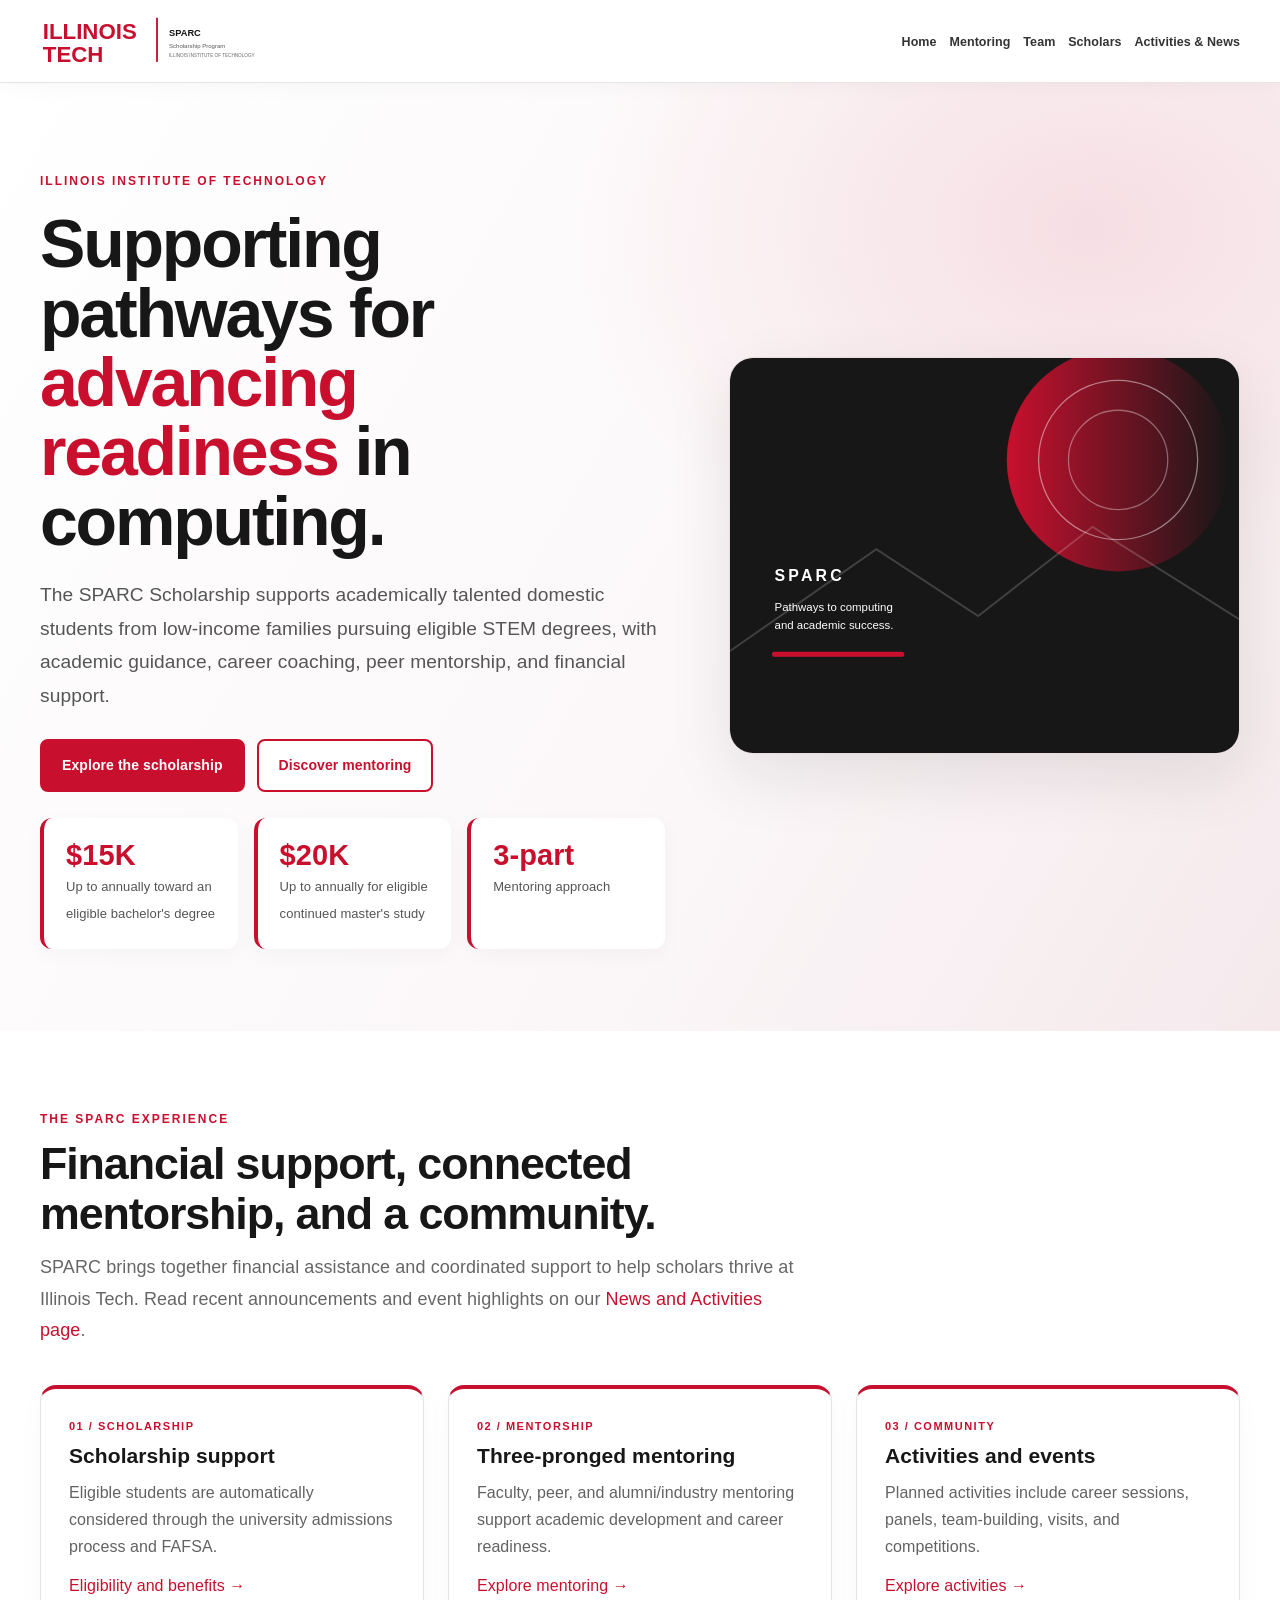
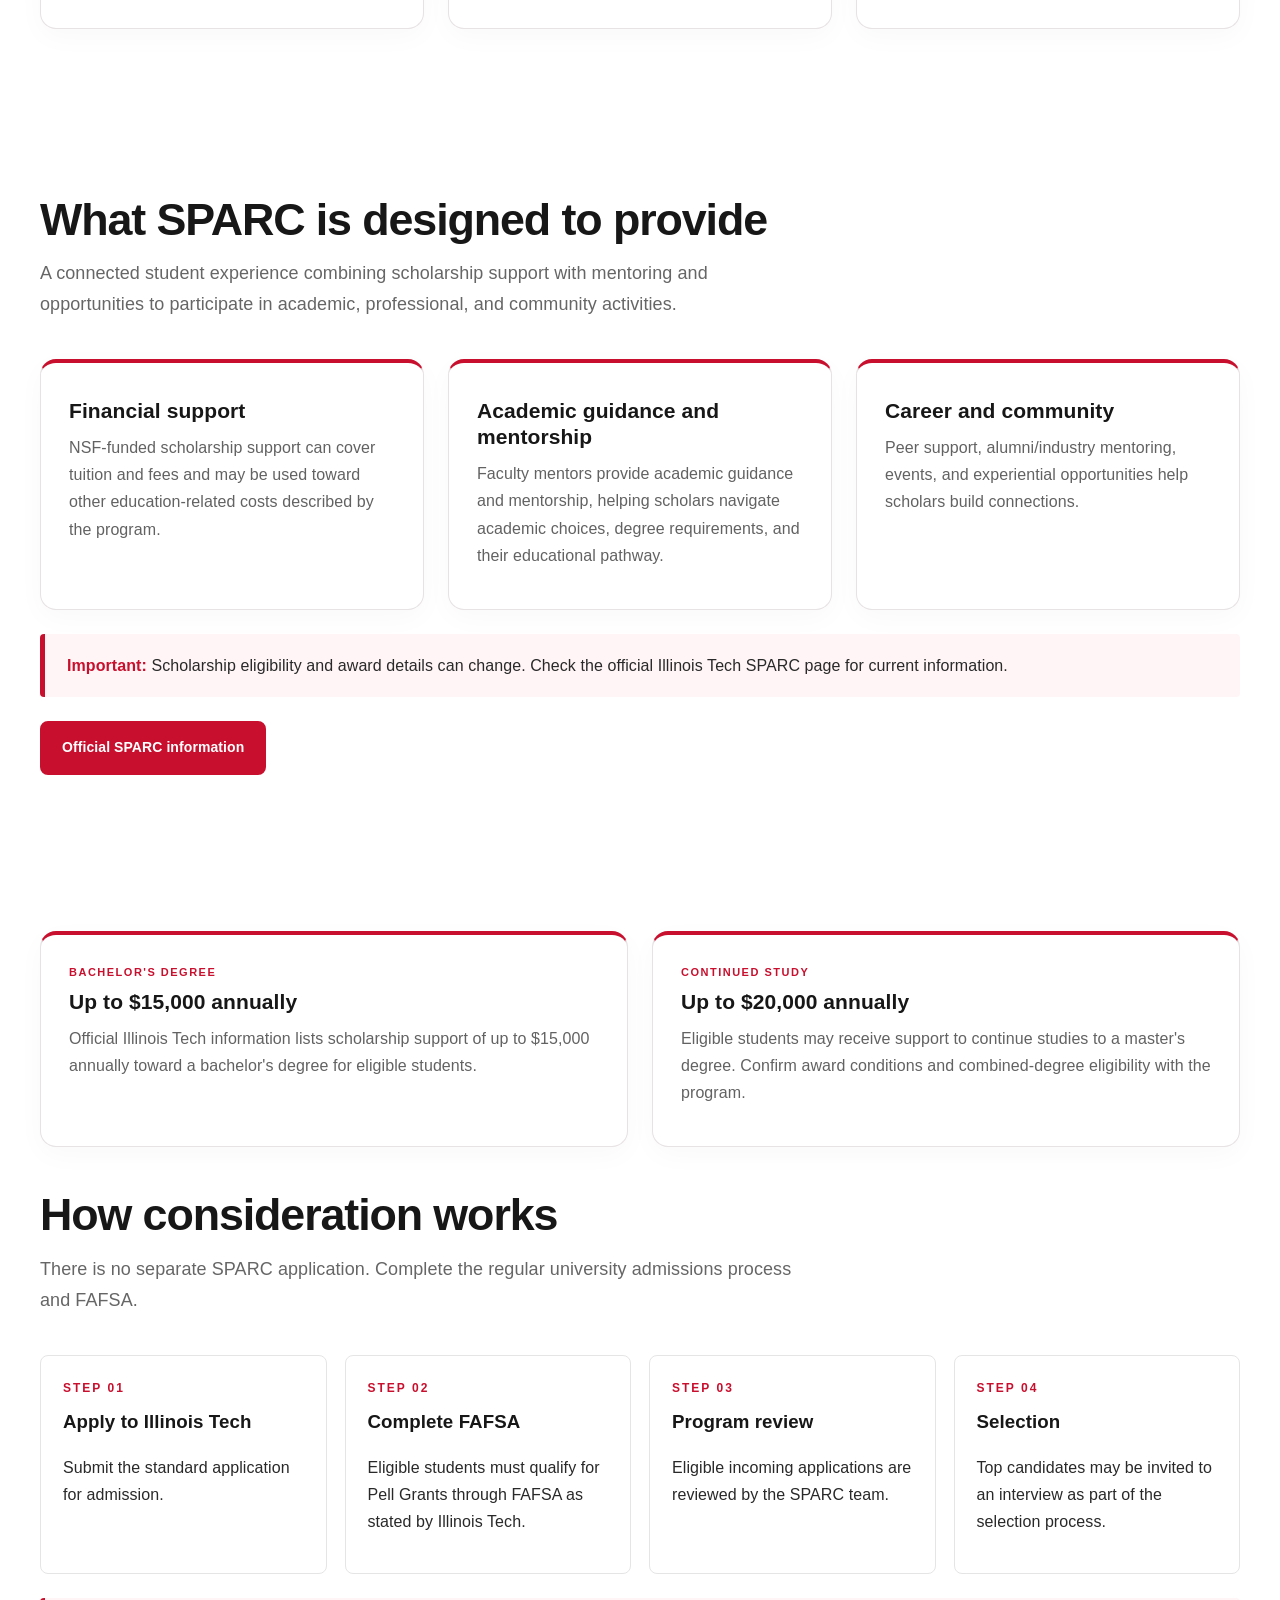
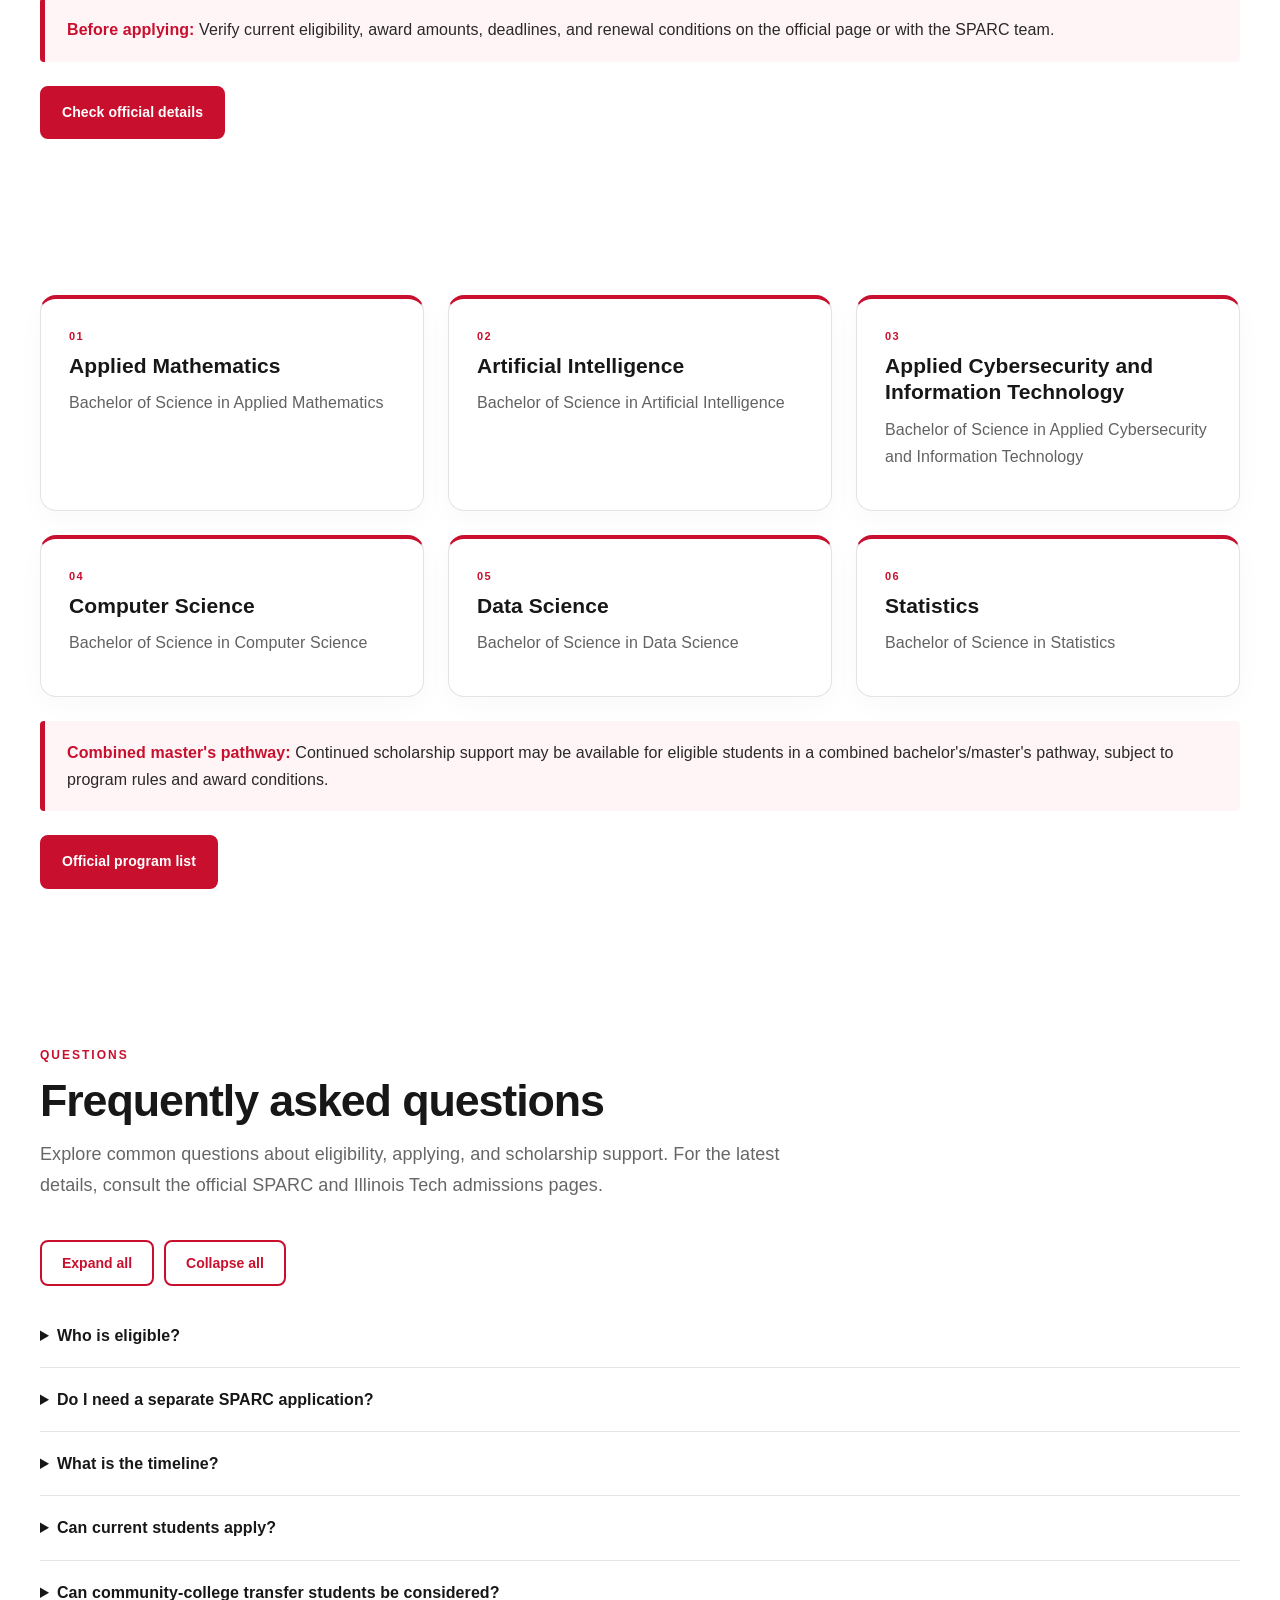
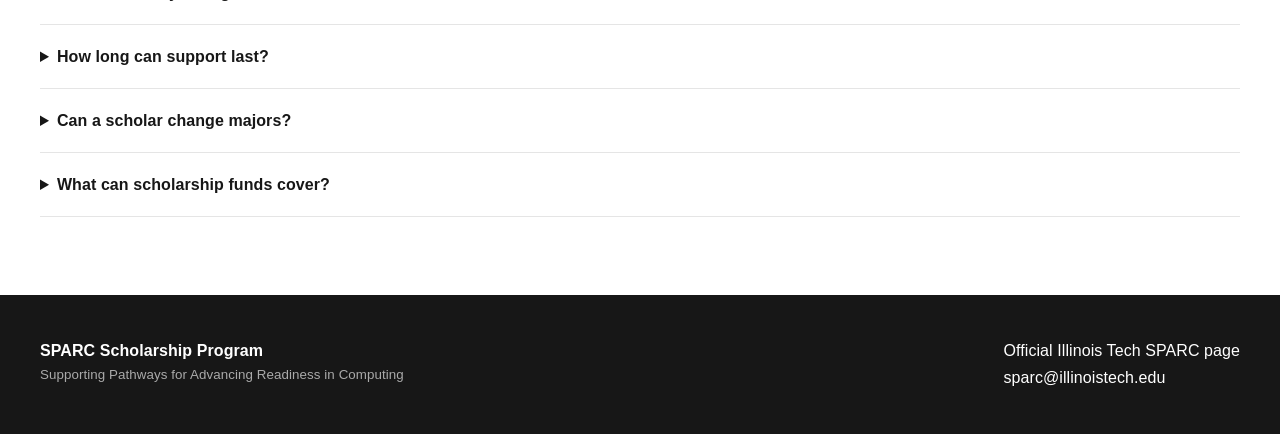
<file: index.html>
<!DOCTYPE html>

<html lang="en"><head><meta charset="utf-8"/><meta content="width=device-width, initial-scale=1" name="viewport"/><meta content="SPARC Scholarship Program at Illinois Institute of Technology" name="description"/><title>Home | SPARC Scholarship</title><link href="assets/style.css" rel="stylesheet"/></head><body><header class="site-header"><div class="container nav"><a class="brand" href="index.html"><img alt="Illinois Tech · SPARC Scholarship Program" src="images/illinois-tech-lockup.svg"/></a><button aria-expanded="false" aria-label="Toggle navigation" class="menu-toggle">☰</button><ul class="nav-links"><li><a aria-current="page" href="index.html">Home</a></li><li><a href="mentoring.html">Mentoring</a></li><li><a href="team.html">Team</a></li><li><a href="scholars.html">Scholars</a></li><li><a href="activities-news.html">Activities &amp; News</a></li></ul></div></header><main><section class="hero"><div class="container hero-grid"><div><div class="eyebrow">Illinois Institute of Technology</div><h1>Supporting pathways for <span>advancing readiness</span> in computing.</h1><p>The SPARC Scholarship supports academically talented domestic students from low-income families pursuing eligible STEM degrees, with academic guidance, career coaching, peer mentorship, and financial support.</p><div class="actions"><a class="btn btn-primary" href="#scholarship">Explore the scholarship</a><a class="btn btn-outline" href="mentoring.html">Discover mentoring</a></div><div class="stat-row"><div class="stat"><strong>$15K</strong><span>Up to annually toward an eligible bachelor's degree</span></div><div class="stat"><strong>$20K</strong><span>Up to annually for eligible continued master's study</span></div><div class="stat"><strong>3-part</strong><span>Mentoring approach</span></div></div></div><div><img alt="Abstract SPARC computing and learning illustration" class="hero-art" src="images/hero-abstract.svg"/></div></div></section><section><div class="container"><div class="section-heading"><div class="kicker">The SPARC experience</div><h2>Financial support, connected mentorship, and a community.</h2><p class="section-intro">SPARC brings together financial assistance and coordinated support to help scholars thrive at Illinois Tech. Read recent announcements and event highlights on our <a href="activities-news.html#news">News and Activities page</a>.</p></div><div class="grid"><article class="card"><div class="tag">01 / Scholarship</div><h3>Scholarship support</h3><p>Eligible students are automatically considered through the university admissions process and FAFSA.</p><a href="#scholarship">Eligibility and benefits →</a></article><article class="card"><div class="tag">02 / Mentorship</div><h3>Three-pronged mentoring</h3><p>Faculty, peer, and alumni/industry mentoring support academic development and career readiness.</p><a href="mentoring.html">Explore mentoring →</a></article><article class="card"><div class="tag">03 / Community</div><h3>Activities and events</h3><p>Planned activities include career sessions, panels, team-building, visits, and competitions.</p><a href="activities-news.html#activities">Explore activities →</a></article></div></div></section><section id="about-overview"><div class="container"><div class="section-heading"><h2>What SPARC is designed to provide</h2><p class="section-intro">A connected student experience combining scholarship support with mentoring and opportunities to participate in academic, professional, and community activities.</p></div><div class="grid"><article class="card"><h3>Financial support</h3><p>NSF-funded scholarship support can cover tuition and fees and may be used toward other education-related costs described by the program.</p></article><article class="card"><h3>Academic guidance and mentorship</h3><p>Faculty mentors provide academic guidance and mentorship, helping scholars navigate academic choices, degree requirements, and their educational pathway.</p></article><article class="card"><h3>Career and community</h3><p>Peer support, alumni/industry mentoring, events, and experiential opportunities help scholars build connections.</p></article></div><div class="callout"><strong>Important:</strong> Scholarship eligibility and award details can change. Check the official Illinois Tech SPARC page for current information.</div><a class="btn btn-primary" href="https://www.iit.edu/admissions-aid/tuition-and-aid/scholarships/first-year-student-scholarships/sparc-scholarship">Official SPARC information</a> </div></section><section id="scholarship"><div class="container"><div class="grid two"><article class="card"><div class="tag">Bachelor's degree</div><h3>Up to $15,000 annually</h3><p>Official Illinois Tech information lists scholarship support of up to $15,000 annually toward a bachelor's degree for eligible students.</p></article><article class="card"><div class="tag">Continued study</div><h3>Up to $20,000 annually</h3><p>Eligible students may receive support to continue studies to a master's degree. Confirm award conditions and combined-degree eligibility with the program.</p></article></div><div class="section-heading" style="margin-top:42px"><h2>How consideration works</h2><p class="section-intro">There is no separate SPARC application. Complete the regular university admissions process and FAFSA.</p></div><div class="timeline"><article class="step"><div class="num">STEP 01</div><h3>Apply to Illinois Tech</h3><p>Submit the standard application for admission.</p></article><article class="step"><div class="num">STEP 02</div><h3>Complete FAFSA</h3><p>Eligible students must qualify for Pell Grants through FAFSA as stated by Illinois Tech.</p></article><article class="step"><div class="num">STEP 03</div><h3>Program review</h3><p>Eligible incoming applications are reviewed by the SPARC team.</p></article><article class="step"><div class="num">STEP 04</div><h3>Selection</h3><p>Top candidates may be invited to an interview as part of the selection process.</p></article></div><div class="callout"><strong>Before applying:</strong> Verify current eligibility, award amounts, deadlines, and renewal conditions on the official page or with the SPARC team.</div><a class="btn btn-primary" href="https://www.iit.edu/admissions-aid/tuition-and-aid/scholarships/first-year-student-scholarships/sparc-scholarship">Check official details</a></div></section><section id="programs"><div class="container"><div class="grid"><article class="card"><div class="tag">01</div><h3>Applied Mathematics</h3><p>Bachelor of Science in Applied Mathematics</p></article><article class="card"><div class="tag">02</div><h3>Artificial Intelligence</h3><p>Bachelor of Science in Artificial Intelligence</p></article><article class="card"><div class="tag">03</div><h3>Applied Cybersecurity and Information Technology</h3><p>Bachelor of Science in Applied Cybersecurity and Information Technology</p></article><article class="card"><div class="tag">04</div><h3>Computer Science</h3><p>Bachelor of Science in Computer Science</p></article><article class="card"><div class="tag">05</div><h3>Data Science</h3><p>Bachelor of Science in Data Science</p></article><article class="card"><div class="tag">06</div><h3>Statistics</h3><p>Bachelor of Science in Statistics</p></article></div><div class="callout"><strong>Combined master's pathway:</strong> Continued scholarship support may be available for eligible students in a combined bachelor's/master's pathway, subject to program rules and award conditions.</div><a class="btn btn-primary" href="https://www.iit.edu/admissions-aid/tuition-and-aid/scholarships/first-year-student-scholarships/sparc-scholarship">Official program list</a></div></section><section id="faq"><div class="container">
<div class="section-heading"><div class="kicker">Questions</div><h2>Frequently asked questions</h2><p class="section-intro">Explore common questions about eligibility, applying, and scholarship support. For the latest details, consult the official SPARC and Illinois Tech admissions pages.</p></div>
<div class="faq-controls"><button class="btn btn-outline" id="expand-all-faq" type="button">Expand all</button> <button class="btn btn-outline" id="collapse-all-faq" type="button">Collapse all</button></div>
<div class="faq">
<details><summary>Who is eligible?</summary><p>Academically talented high school graduates and community-college transfer students from low-income families who qualify for Pell Grants through FAFSA and enter a listed SPARC program will be considered. See more details at the <a href="#scholarship">Scholarship</a> section and the <a href="https://www.iit.edu/admissions-aid/tuition-and-aid/scholarships/first-year-student-scholarships/sparc-scholarship" rel="noopener" target="_blank">official SPARC page</a>.</p></details>
<details><summary>Do I need a separate SPARC application?</summary><p>No separate SPARC application is required. Students should complete the regular <a href="https://www.iit.edu/admissions-aid/undergraduate-admission" rel="noopener" target="_blank">Illinois Tech undergraduate admission process</a> and submit the <a href="https://studentaid.gov/h/apply-for-aid/fafsa" rel="noopener" target="_blank">FAFSA</a>.</p></details>
<details><summary>What is the timeline?</summary><p>Consideration follows the regular university admissions timeline for high school and transfer applicants. Check the <a href="https://www.iit.edu/admissions-aid/undergraduate-admission" rel="noopener" target="_blank">Illinois Tech admissions website</a> for current application deadlines.</p></details>
<details><summary>Can current students apply?</summary><p>SPARC scholarship consideration is intended for incoming students. Current scholars should contact the SPARC team about renewal requirements and continued eligibility. See the <a href="#scholarship">Scholarship</a> section for an overview.</p></details>
<details><summary>Can community-college transfer students be considered?</summary><p>Yes. Academically talented community-college transfer students who meet the eligibility criteria and enter a listed SPARC program will be considered. See the <a href="https://www.iit.edu/admissions-aid/tuition-and-aid/scholarships/first-year-student-scholarships/sparc-scholarship" rel="noopener" target="_blank">official SPARC page</a> and <a href="https://www.iit.edu/admissions-aid/undergraduate-admission/transfer-students" rel="noopener" target="_blank">Illinois Tech transfer admission information</a>.</p></details>
<details><summary>How long can support last?</summary><p>Scholarship duration and renewal depend on the student's approved pathway and program requirements. Contact the SPARC team for confirmation of current terms before relying on a specific duration.</p></details>
<details><summary>Can a scholar change majors?</summary><p>Any change of major should be discussed with the SPARC team to confirm that the new program remains eligible. See the <a href="#programs">eligible programs</a> section for the current undergraduate program list.</p></details>
<details><summary>What can scholarship funds cover?</summary><p>Scholarship support covers tuition and fees and may also help defray room and board, textbooks, transportation, and laptops. See the <a href="#scholarship">Scholarship</a> section and the <a href="https://www.iit.edu/admissions-aid/tuition-and-aid/scholarships/first-year-student-scholarships/sparc-scholarship" rel="noopener" target="_blank">official SPARC page</a>.</p></details>
</div></div></section></main><footer class="footer"><div class="container footer-inner"><div><strong>SPARC Scholarship Program</strong><small>Supporting Pathways for Advancing Readiness in Computing</small></div><div><a href="https://www.iit.edu/admissions-aid/tuition-and-aid/scholarships/first-year-student-scholarships/sparc-scholarship">Official Illinois Tech SPARC page</a><br/><a href="mailto:sparc@illinoistech.edu">sparc@illinoistech.edu</a></div></div></footer><script src="assets/script.js"></script></body></html>
</file>
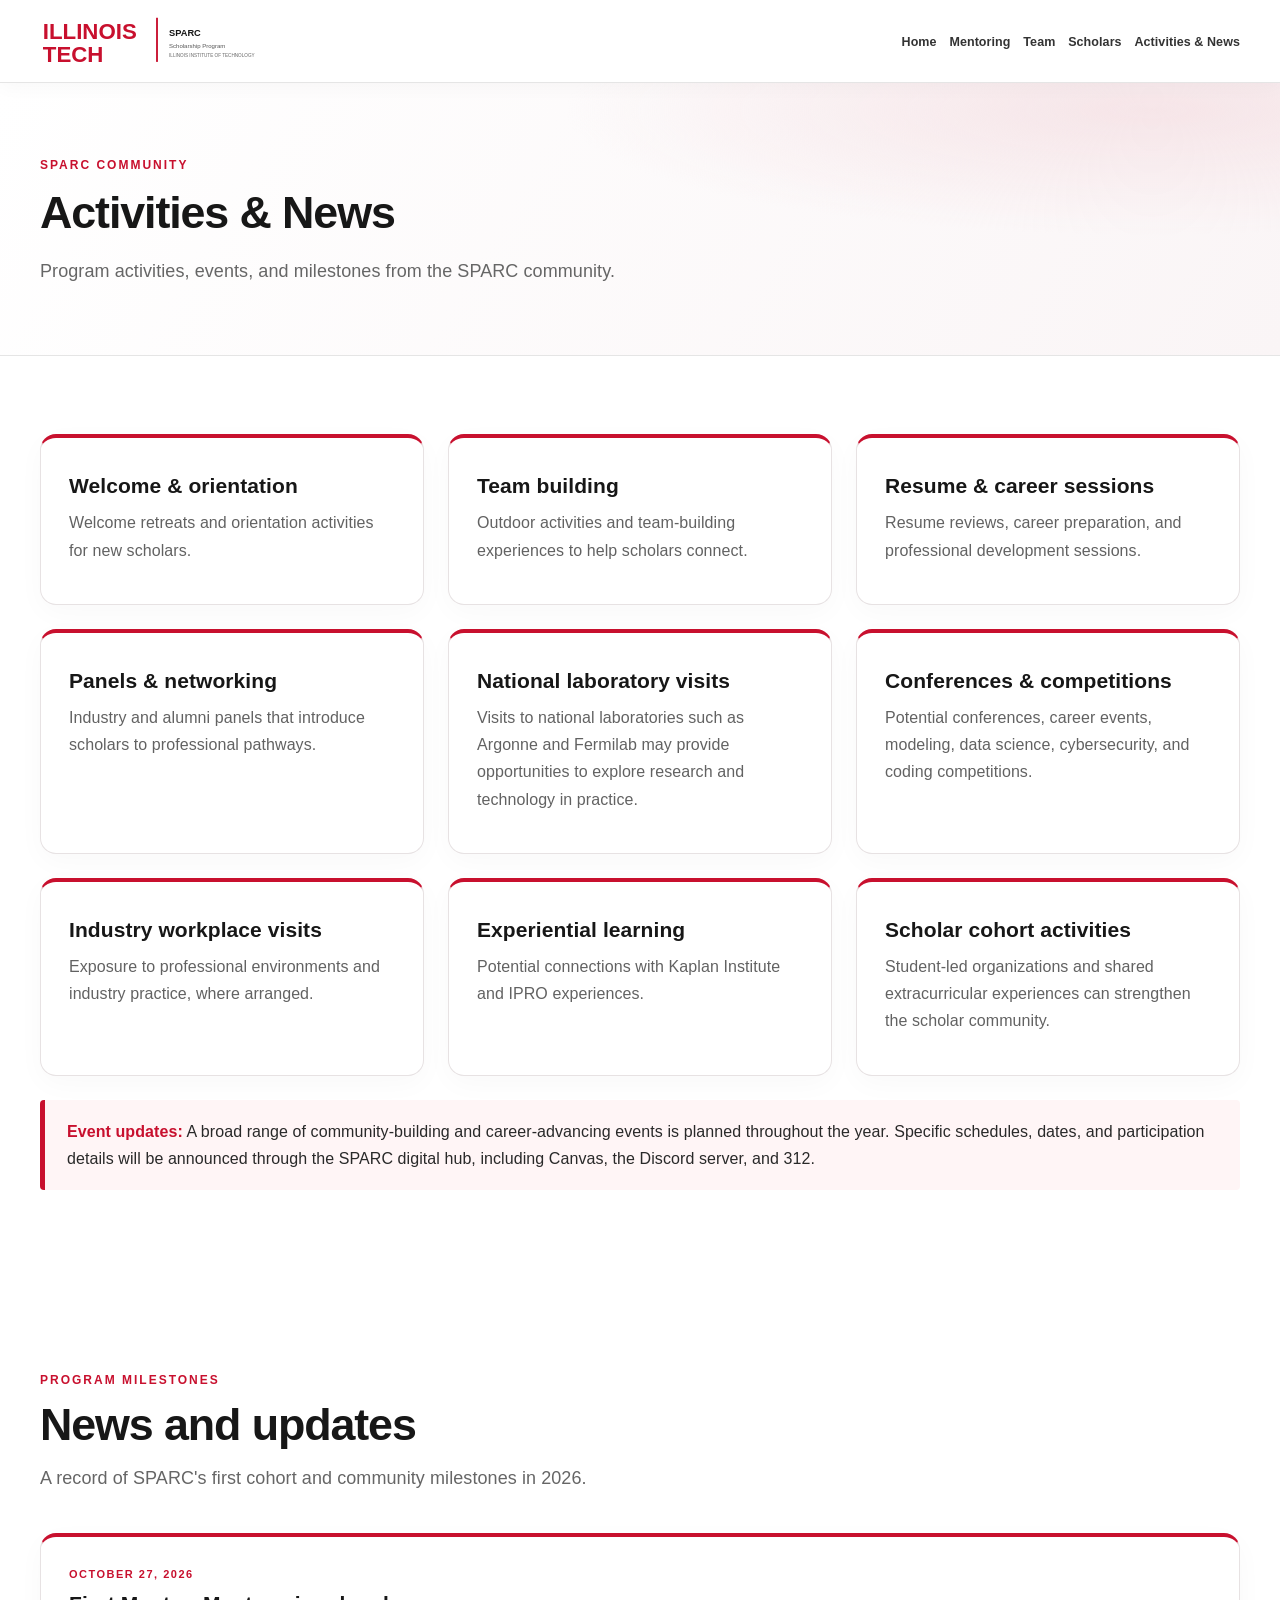
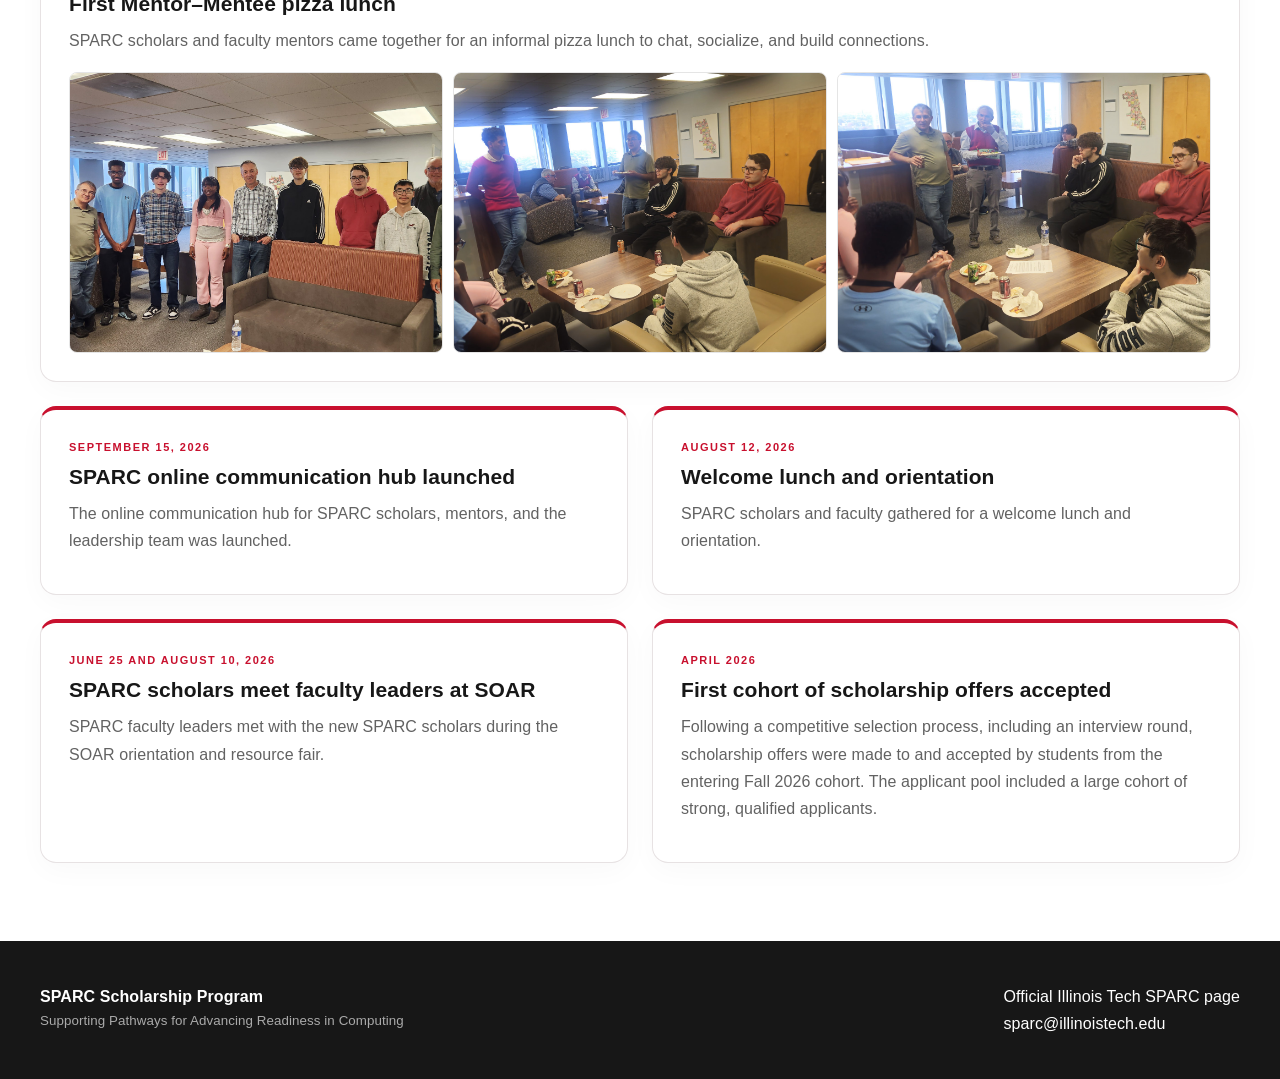
<file: activities-news.html>
<!DOCTYPE html>

<html lang="en"><head><meta charset="utf-8"/><meta content="width=device-width, initial-scale=1" name="viewport"/><meta content="SPARC Scholarship Program at Illinois Institute of Technology" name="description"/><title>Activities &amp; News | SPARC Scholarship</title><link href="assets/style.css" rel="stylesheet"/></head><body><header class="site-header"><div class="container nav"><a class="brand" href="index.html"><img alt="Illinois Tech · SPARC Scholarship Program" src="images/illinois-tech-lockup.svg"/></a><button aria-expanded="false" aria-label="Toggle navigation" class="menu-toggle">☰</button><ul class="nav-links"><li><a href="index.html">Home</a></li><li><a href="mentoring.html">Mentoring</a></li><li><a href="team.html">Team</a></li><li><a href="scholars.html">Scholars</a></li><li><a aria-current="page" href="activities-news.html">Activities &amp; News</a></li></ul></div></header><main><section class="page-hero"><div class="container"><div class="kicker">SPARC COMMUNITY</div><h1>Activities &amp; News</h1><p>Program activities, events, and milestones from the SPARC community.</p></div></section><section id="activities"><div class="container"><div class="grid"><article class="card"><h3>Welcome &amp; orientation</h3><p>Welcome retreats and orientation activities for new scholars.</p></article><article class="card"><h3>Team building</h3><p>Outdoor activities and team-building experiences to help scholars connect.</p></article><article class="card"><h3>Resume &amp; career sessions</h3><p>Resume reviews, career preparation, and professional development sessions.</p></article><article class="card"><h3>Panels &amp; networking</h3><p>Industry and alumni panels that introduce scholars to professional pathways.</p></article><article class="card"><h3>National laboratory visits</h3><p>Visits to national laboratories such as Argonne and Fermilab may provide opportunities to explore research and technology in practice.</p></article><article class="card"><h3>Conferences &amp; competitions</h3><p>Potential conferences, career events, modeling, data science, cybersecurity, and coding competitions.</p></article><article class="card"><h3>Industry workplace visits</h3><p>Exposure to professional environments and industry practice, where arranged.</p></article><article class="card"><h3>Experiential learning</h3><p>Potential connections with Kaplan Institute and IPRO experiences.</p></article><article class="card"><h3>Scholar cohort activities</h3><p>Student-led organizations and shared extracurricular experiences can strengthen the scholar community.</p></article></div><div class="callout"><strong>Event updates:</strong> A broad range of community-building and career-advancing events is planned throughout the year. Specific schedules, dates, and participation details will be announced through the SPARC digital hub, including Canvas, the Discord server, and 312.</div></div></section>
<section id="news"><div class="container"><div class="section-heading"><div class="kicker">Program milestones</div><h2>News and updates</h2><p class="section-intro">A record of SPARC's first cohort and community milestones in 2026.</p></div><div class="grid two"><article class="card news-card"><div class="tag">October 27, 2026</div><h3>First Mentor–Mentee pizza lunch</h3><p>SPARC scholars and faculty mentors came together for an informal pizza lunch to chat, socialize, and build connections.</p><div class="event-photo-grid"><figure class="event-photo-placeholder"><img alt="Mentor–Mentee pizza lunch photograph 1" src="images/events/mentor-mentee-lunch-1.jpg"/></figure><figure class="event-photo-placeholder"><img alt="Mentor–Mentee pizza lunch photograph 2" src="images/events/mentor-mentee-lunch-2.png"/></figure><figure class="event-photo-placeholder"><img alt="Mentor–Mentee pizza lunch photograph 3" src="images/events/mentor-mentee-lunch-3.png"/></figure></div></article><article class="card news-card"><div class="tag">September 15, 2026</div><h3>SPARC online communication hub launched</h3><p>The online communication hub for SPARC scholars, mentors, and the leadership team was launched.</p></article><article class="card news-card"><div class="tag">August 12, 2026</div><h3>Welcome lunch and orientation</h3><p>SPARC scholars and faculty gathered for a welcome lunch and orientation.</p></article><article class="card news-card"><div class="tag">June 25 and August 10, 2026</div><h3>SPARC scholars meet faculty leaders at SOAR</h3><p>SPARC faculty leaders met with the new SPARC scholars during the SOAR orientation and resource fair.</p></article><article class="card news-card"><div class="tag">April 2026</div><h3>First cohort of scholarship offers accepted</h3><p>Following a competitive selection process, including an interview round, scholarship offers were made to and accepted by students from the entering Fall 2026 cohort. The applicant pool included a large cohort of strong, qualified applicants.</p></article></div></div></section></main><footer class="footer"><div class="container footer-inner"><div><strong>SPARC Scholarship Program</strong><small>Supporting Pathways for Advancing Readiness in Computing</small></div><div><a href="https://www.iit.edu/admissions-aid/tuition-and-aid/scholarships/first-year-student-scholarships/sparc-scholarship">Official Illinois Tech SPARC page</a><br/><a href="mailto:sparc@illinoistech.edu">sparc@illinoistech.edu</a></div></div></footer><script src="assets/script.js"></script></body></html>
</file>
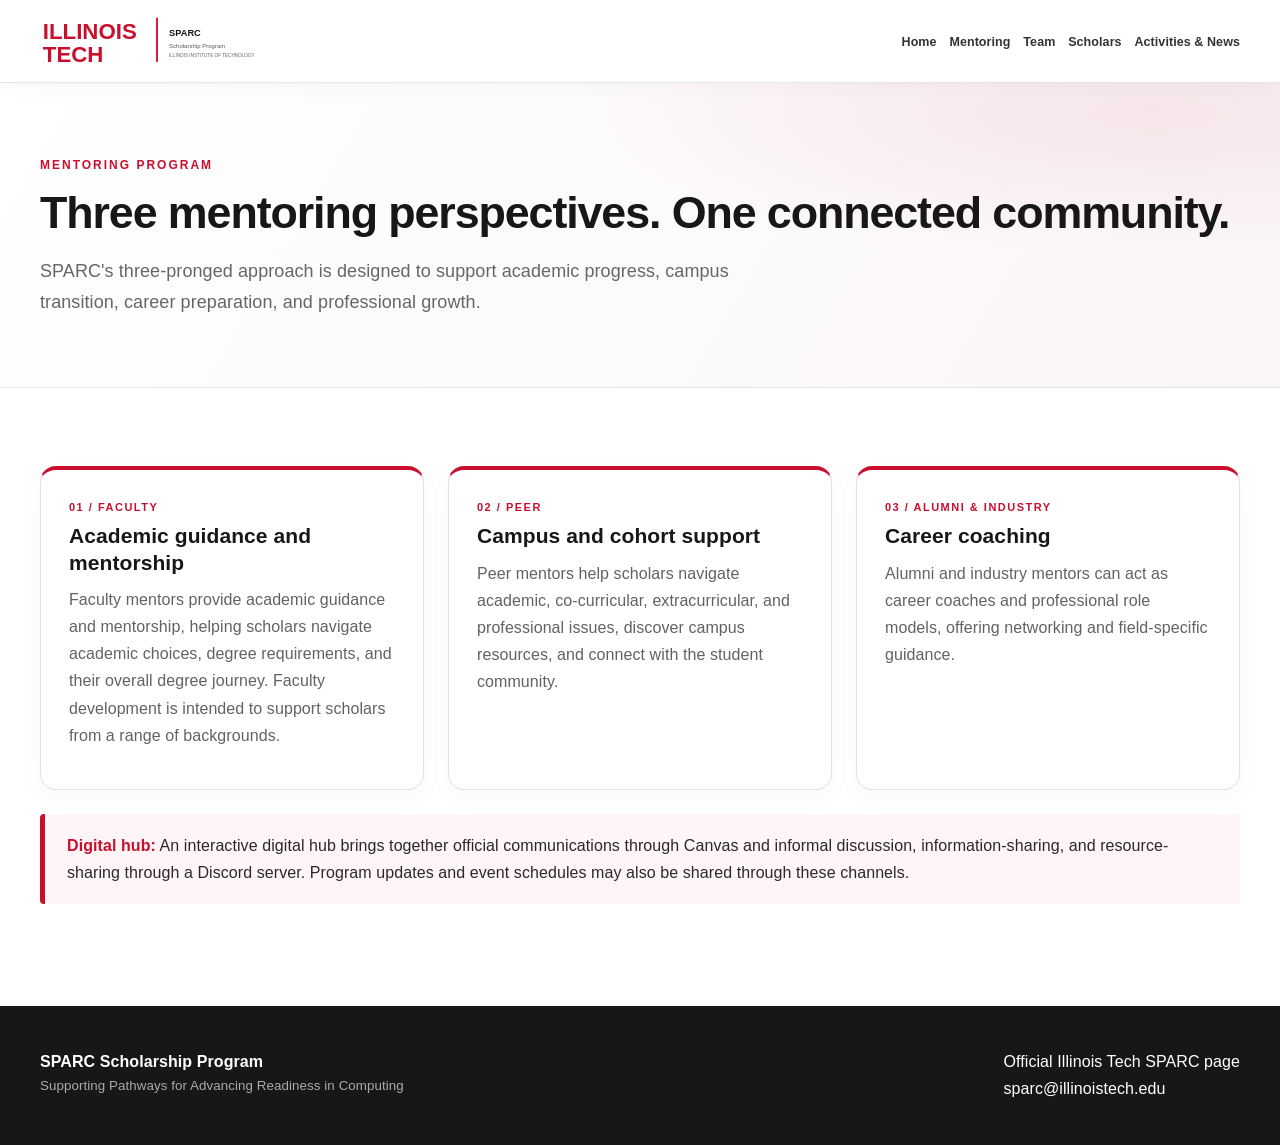
<file: mentoring.html>
<!DOCTYPE html>

<html lang="en"><head><meta charset="utf-8"/><meta content="width=device-width, initial-scale=1" name="viewport"/><meta content="SPARC Scholarship Program at Illinois Institute of Technology" name="description"/><title>Mentoring | SPARC Scholarship</title><link href="assets/style.css" rel="stylesheet"/></head><body><header class="site-header"><div class="container nav"><a class="brand" href="index.html"><img alt="Illinois Tech · SPARC Scholarship Program" src="images/illinois-tech-lockup.svg"/></a><button aria-expanded="false" aria-label="Toggle navigation" class="menu-toggle">☰</button><ul class="nav-links"><li><a href="index.html">Home</a></li><li><a aria-current="page" href="mentoring.html">Mentoring</a></li><li><a href="team.html">Team</a></li><li><a href="scholars.html">Scholars</a></li><li><a href="activities-news.html">Activities &amp; News</a></li></ul></div></header><main><section class="page-hero"><div class="container"><div class="kicker">Mentoring program</div><h1>Three mentoring perspectives. One connected community.</h1><p>SPARC's three-pronged approach is designed to support academic progress, campus transition, career preparation, and professional growth.</p></div></section><section><div class="container"><div class="grid"><article class="card"><div class="tag">01 / Faculty</div><h3>Academic guidance and mentorship</h3><p>Faculty mentors provide academic guidance and mentorship, helping scholars navigate academic choices, degree requirements, and their overall degree journey. Faculty development is intended to support scholars from a range of backgrounds.</p></article><article class="card"><div class="tag">02 / Peer</div><h3>Campus and cohort support</h3><p>Peer mentors help scholars navigate academic, co-curricular, extracurricular, and professional issues, discover campus resources, and connect with the student community.</p></article><article class="card"><div class="tag">03 / Alumni &amp; industry</div><h3>Career coaching</h3><p>Alumni and industry mentors can act as career coaches and professional role models, offering networking and field-specific guidance.</p></article></div><div class="callout"><strong>Digital hub:</strong> An interactive digital hub brings together official communications through Canvas and informal discussion, information-sharing, and resource-sharing through a Discord server. Program updates and event schedules may also be shared through these channels.</div></div></section></main><footer class="footer"><div class="container footer-inner"><div><strong>SPARC Scholarship Program</strong><small>Supporting Pathways for Advancing Readiness in Computing</small></div><div><a href="https://www.iit.edu/admissions-aid/tuition-and-aid/scholarships/first-year-student-scholarships/sparc-scholarship">Official Illinois Tech SPARC page</a><br/><a href="mailto:sparc@illinoistech.edu">sparc@illinoistech.edu</a></div></div></footer><script src="assets/script.js"></script></body></html>
</file>
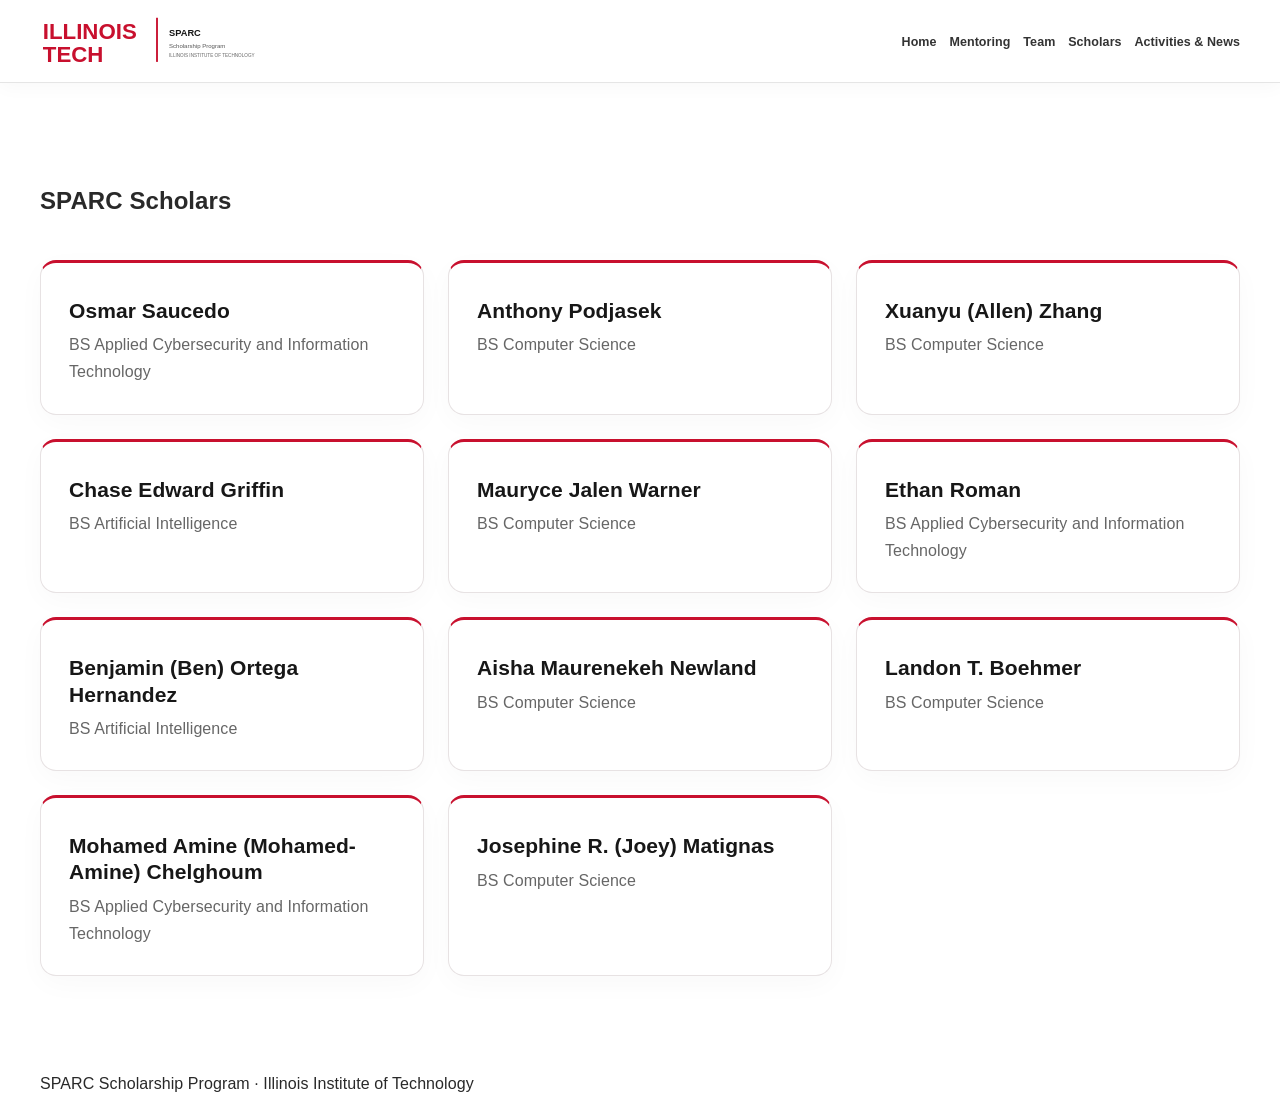
<file: scholars.html>
<!DOCTYPE html>

<html lang="en">
<head>
<meta charset="utf-8"/>
<meta content="width=device-width, initial-scale=1" name="viewport"/>
<meta content="SPARC scholars and their academic programs at Illinois Institute of Technology." name="description"/>
<title>Scholars | SPARC Scholarship</title>
<link href="assets/style.css" rel="stylesheet"/>
<style>
.mentee-grid { align-items: stretch; }
.mentee-card { border-top: 3px solid var(--red, #c8102e); }
.mentee-card h3 { margin-bottom: .45rem; }
.mentee-card p { margin: 0; color: var(--muted, #555); }
</style>
</head>
<body>
<header class="site-header"><div class="container nav">
<a class="brand" href="index.html"><img alt="Illinois Tech · SPARC Scholarship Program" src="images/illinois-tech-lockup.svg"/></a>
<button aria-expanded="false" aria-label="Toggle navigation" class="menu-toggle">☰</button>
<ul class="nav-links"><li><a href="index.html">Home</a></li><li><a href="mentoring.html">Mentoring</a></li><li><a href="team.html">Team</a></li><li><a aria-current="page" href="scholars.html">Scholars</a></li><li><a href="activities-news.html">Activities &amp; News</a></li></ul>
</div></header>
<main><section><div class="container"><div class="section-heading"><h1>SPARC Scholars</h1></div><div class="grid three"><article class="card mentee-card"><h3>Osmar Saucedo</h3><p>BS Applied Cybersecurity and Information Technology</p></article><article class="card mentee-card"><h3>Anthony Podjasek</h3><p>BS Computer Science</p></article><article class="card mentee-card"><h3>Xuanyu (Allen) Zhang</h3><p>BS Computer Science</p></article><article class="card mentee-card"><h3>Chase Edward Griffin</h3><p>BS Artificial Intelligence</p></article><article class="card mentee-card"><h3>Mauryce Jalen Warner</h3><p>BS Computer Science</p></article><article class="card mentee-card"><h3>Ethan Roman</h3><p>BS Applied Cybersecurity and Information Technology</p></article><article class="card mentee-card"><h3>Benjamin (Ben) Ortega Hernandez</h3><p>BS Artificial Intelligence</p></article><article class="card mentee-card"><h3>Aisha Maurenekeh Newland</h3><p>BS Computer Science</p></article><article class="card mentee-card"><h3>Landon T. Boehmer</h3><p>BS Computer Science</p></article><article class="card mentee-card"><h3>Mohamed Amine (Mohamed-Amine) Chelghoum</h3><p>BS Applied Cybersecurity and Information Technology</p></article><article class="card mentee-card"><h3>Josephine R. (Joey) Matignas</h3><p>BS Computer Science</p></article></div></div></section></main>
<footer class="site-footer"><div class="container"><p>SPARC Scholarship Program · Illinois Institute of Technology</p></div></footer>
<script src="assets/script.js"></script>
</body></html>
</file>
<file: assets/style.css>
:root{--red:#C8102E;--red-dark:#A30D25;--black:#171717;--text:#292929;--muted:#666;--light:#F4F4F4;--line:#E5E5E5;--white:#fff;--max:1160px}*{box-sizing:border-box}html{scroll-behavior:smooth}body{margin:0;font-family:Arial,Helvetica,sans-serif;color:var(--text);line-height:1.65;background:#fff}a{color:var(--red);text-decoration:none}a:hover{text-decoration:underline}img{max-width:100%;height:auto}.container{width:min(var(--max),calc(100% - 40px));margin:auto}.site-header{position:sticky;top:0;z-index:20;background:#fff;border-bottom:1px solid var(--line);box-shadow:0 4px 18px #00000008}.nav{min-height:88px;display:flex;align-items:center;justify-content:space-between;gap:22px}.brand img{width:290px;display:block}.nav-links{display:flex;align-items:center;gap:14px;list-style:none;margin:0;padding:0}.nav-links a{font-size:13px;font-weight:700;color:#333}.nav-links .cta{background:var(--red);color:#fff;padding:10px 14px;border-radius:5px}.menu-toggle{display:none;background:#fff;border:1px solid var(--line);border-radius:6px;padding:8px 11px;font-size:20px}.hero{background:linear-gradient(120deg,#fff,#f8f0f1);padding:76px 0 70px}.hero-grid{display:grid;grid-template-columns:1.1fr .9fr;align-items:center;gap:54px}.eyebrow,.kicker{color:var(--red);font-size:12px;font-weight:800;letter-spacing:2px;text-transform:uppercase}.hero h1{font-size:clamp(38px,5vw,62px);line-height:1.05;letter-spacing:-1.8px;margin:18px 0 22px;color:var(--black)}.hero h1 span{color:var(--red)}.hero p{font-size:18px;max-width:650px;color:#555}.hero-art{width:100%;border-radius:28px;box-shadow:0 20px 55px #17171722}.actions{display:flex;gap:12px;flex-wrap:wrap;margin-top:26px}.btn{display:inline-block;padding:12px 18px;border-radius:5px;font-weight:700;font-size:14px;border:2px solid var(--red)}.btn-primary{background:var(--red);color:#fff}.btn-primary:hover{background:var(--red-dark);text-decoration:none}.btn-outline{color:var(--red);background:#fff}.btn-outline:hover{background:#fff3f5;text-decoration:none}section{padding:66px 0}.section-alt{background:var(--light)}.section-dark{background:var(--black);color:#fff}.section-heading{max-width:760px;margin-bottom:32px}.section-heading h2,.page-hero h1{font-size:clamp(30px,4vw,44px);line-height:1.12;color:var(--black);margin:9px 0 14px;letter-spacing:-.8px}.section-intro{font-size:17px;color:#666;margin:0}.grid{display:grid;grid-template-columns:repeat(3,minmax(0,1fr));gap:20px}.grid.two{grid-template-columns:repeat(2,minmax(0,1fr))}.card{background:#fff;border:1px solid var(--line);border-top:4px solid var(--red);padding:24px;border-radius:9px;box-shadow:0 8px 25px #00000006}.card h3{margin:7px 0 10px;color:var(--black);font-size:21px;line-height:1.25}.card p{margin:0 0 12px;color:#626262}.card .tag{font-size:11px;text-transform:uppercase;letter-spacing:1.5px;font-weight:800;color:var(--red)}.stat-row{display:grid;grid-template-columns:repeat(3,1fr);gap:15px;margin-top:26px}.stat{padding:20px;border-left:4px solid var(--red);background:#fff;box-shadow:0 6px 22px #00000008}.stat strong{display:block;font-size:29px;color:var(--red);line-height:1.1}.stat span{font-size:13px;color:#555}.page-hero{padding:60px 0 42px;background:linear-gradient(120deg,#fff,#f9eff1);border-bottom:1px solid var(--line)}.page-hero h1{margin:12px 0}.page-hero p{font-size:17px;color:#666;max-width:760px}.callout{border-left:5px solid var(--red);background:#fff5f6;padding:18px 22px;border-radius:4px;margin:24px 0}.callout strong{color:var(--red)}.timeline{display:grid;grid-template-columns:repeat(4,1fr);gap:18px}.step{padding:22px;background:#fff;border:1px solid var(--line);border-radius:8px}.step .num{font-size:12px;font-weight:800;color:var(--red);letter-spacing:2px}.step h3{margin:8px 0;color:var(--black)}.faq details{border-bottom:1px solid var(--line);padding:18px 0}.faq summary{font-weight:800;cursor:pointer;color:var(--black)}.faq details p{color:#666;max-width:900px}.profile{overflow:hidden}.profile img{width:94px;height:94px;object-fit:cover;border-radius:50%;margin-bottom:15px}.profile .title{font-size:13px;font-weight:700;color:#555;margin-bottom:12px}.profile .links{font-size:13px;font-weight:700}.table-wrap{overflow-x:auto}table{width:100%;border-collapse:collapse;background:#fff;font-size:14px}th{background:var(--black);color:#fff;text-align:left}th,td{padding:12px 13px;border:1px solid #ddd;vertical-align:top}tr:nth-child(even) td{background:#fafafa}.notice{border:1px solid #e8b8c0;background:#fff4f5;padding:18px;border-radius:8px;color:#6d1a28}.footer{background:var(--black);color:#ddd;padding:35px 0}.footer-inner{display:flex;justify-content:space-between;gap:20px;align-items:center}.footer strong{color:#fff}.footer small{display:block;color:#aaa}.footer a{color:#fff}.fineprint{font-size:12px;color:#777}@media(max-width:1000px){.nav{min-height:76px}.brand img{width:230px}.menu-toggle{display:block}.nav-links{display:none;position:absolute;top:76px;left:0;right:0;padding:18px 22px 24px;background:#fff;border-bottom:1px solid var(--line);box-shadow:0 14px 25px #00000012;flex-direction:column;align-items:stretch}.nav-links.open{display:flex}.nav-links a{display:block;padding:7px}.hero-grid{grid-template-columns:1fr;gap:35px}.hero-art{max-width:650px}.grid{grid-template-columns:repeat(2,minmax(0,1fr))}.timeline{grid-template-columns:repeat(2,1fr)}}@media(max-width:640px){.container{width:min(var(--max),calc(100% - 28px))}.brand img{width:190px}.hero{padding:48px 0}.hero h1{font-size:39px}.hero p{font-size:16px}.grid,.grid.two,.stat-row,.timeline{grid-template-columns:1fr}section{padding:48px 0}.page-hero{padding:42px 0 30px}.footer-inner{flex-direction:column;align-items:flex-start}.card{padding:20px}th,td{padding:9px;font-size:12px}}
/* Faculty mentor cards */
.faculty-mentors-section{margin-top:10px}.faculty-mentors-section .section-heading{max-width:780px}.faculty-mentor-grid{align-items:stretch}.faculty-mentor-card{display:flex;flex-direction:column;align-items:flex-start;height:100%}.faculty-mentor-card .faculty-photo{width:112px;height:112px;object-fit:cover;object-position:center 25%;border-radius:50%;border:3px solid #f0e0e3;margin-bottom:18px;background:#f4f4f4}.faculty-mentor-card h3{margin-top:8px}.faculty-mentor-card .title{min-height:48px}.faculty-mentor-card .links{margin-top:auto;padding-top:8px}.faculty-mentor-card .links a{font-size:13px;font-weight:700}.faculty-mentors-section .fineprint{margin-top:22px}


/* Layout refinement: clearer hierarchy, more breathing room, consistent cards */
:root{--max:1200px;--radius:16px}
body{font-size:16px;line-height:1.7;letter-spacing:.005em}
.container{width:min(var(--max),calc(100% - 48px))}
.site-header{backdrop-filter:saturate(140%) blur(12px);background:rgba(255,255,255,.96)}
.nav{min-height:82px;gap:28px}
.brand img{width:260px;max-height:62px;object-fit:contain;object-position:left center}
.nav-links{gap:clamp(8px,1vw,15px)}
.nav-links a{font-size:12.5px;white-space:nowrap}
.hero{position:relative;overflow:hidden;padding:88px 0 82px;background:radial-gradient(ellipse at 85% 15%,#f6dfe4 0,transparent 34%),linear-gradient(120deg,#fff 0%,#fbf7f8 60%,#f5e9ec 100%)}
.hero-grid{gap:clamp(34px,5vw,72px)}
.hero h1{max-width:760px;font-size:clamp(42px,5.4vw,68px);line-height:1.02;letter-spacing:-2.2px}
.hero p{font-size:clamp(17px,1.5vw,20px);line-height:1.75}
.hero-art{border-radius:24px;border:1px solid #eadde0;box-shadow:0 24px 65px #17171718}
.btn{padding:13px 20px;border-radius:8px;transition:transform .18s ease,box-shadow .18s ease,background .18s ease}
.btn:hover{transform:translateY(-2px);box-shadow:0 8px 18px #00000012}
section{padding:78px 0}
.section-heading{margin-bottom:38px}
.section-heading h2,.page-hero h1{font-size:clamp(32px,3.5vw,46px);letter-spacing:-1.1px}
.section-intro,.page-hero p{font-size:18px;line-height:1.75}
.grid{gap:24px}
.card{border:1px solid #e7e2e3;border-top:4px solid var(--red);border-radius:var(--radius);padding:28px;box-shadow:0 8px 28px #17171707;transition:transform .2s ease,box-shadow .2s ease}
.card:hover{box-shadow:0 16px 34px #1717170e;transform:translateY(-2px)}
.card p{line-height:1.7}
.stat-row{gap:16px}
.stat{border-radius:12px;border-left-width:4px;padding:22px}
.page-hero{padding:72px 0 50px;background:radial-gradient(ellipse at 90% 10%,#f6e5e8 0,transparent 36%),linear-gradient(120deg,#fff,#faf5f6);}
.profile img{width:118px;height:118px;object-fit:cover;border-radius:50%;border:4px solid #f5e7ea;box-shadow:0 5px 15px #00000010}
.profile .title{line-height:1.55;min-height:0}
.profile .links{margin-top:16px}
.faculty-mentor-card{min-height:100%}
.faculty-mentor-card .faculty-photo{width:120px;height:120px;border:4px solid #f5e7ea}
.placeholder-panel{position:relative;overflow:hidden;background:linear-gradient(135deg,#fff 0%,#faf5f6 100%);border:1px dashed #d8a4ad;border-radius:16px;padding:26px 28px;margin:24px 0;color:#444}
.placeholder-panel:before{content:"";position:absolute;left:0;top:0;bottom:0;width:5px;background:var(--red)}
.placeholder-panel .placeholder-label{display:inline-flex;align-items:center;gap:8px;color:var(--red);font-size:11px;font-weight:800;letter-spacing:1.4px;text-transform:uppercase;margin-bottom:8px}
.placeholder-panel h3{font-size:21px;margin:0 0 8px;color:var(--black)}
.placeholder-panel p{margin:0;color:#626262;max-width:850px}
.placeholder-panel ul{margin:12px 0 0;padding-left:20px;color:#626262}
.placeholder-panel .placeholder-note{font-size:13px;margin-top:12px;color:#777}
.section-banner{border-radius:18px;padding:30px;background:var(--black);color:#fff;display:flex;align-items:center;justify-content:space-between;gap:24px}
.section-banner h2{color:#fff;margin:0 0 8px}.section-banner p{margin:0;color:#ddd;max-width:760px}
.table-wrap,table{border-radius:10px;overflow:hidden}
.footer{padding:42px 0}.footer-inner{align-items:flex-start}
@media(max-width:1000px){.container{width:min(var(--max),calc(100% - 36px))}.nav{min-height:76px}.brand img{width:230px}.hero{padding:58px 0}.hero-grid{gap:32px}.nav-links{gap:8px}.nav-links a{font-size:14px}.section-banner{align-items:flex-start;flex-direction:column}}
@media(max-width:640px){.container{width:calc(100% - 30px)}section{padding:52px 0}.hero{padding:48px 0}.hero h1{font-size:clamp(36px,10vw,44px);letter-spacing:-1.3px}.page-hero{padding:44px 0 32px}.section-heading{margin-bottom:26px}.card{padding:22px}.placeholder-panel{padding:22px 22px 22px 25px}.stat{padding:18px}.profile img{width:100px;height:100px}}

/* Consolidated navigation and Team dropdown */
.nav-dropdown{position:relative;list-style:none}
.dropdown-toggle{background:transparent;border:0;color:#333;font:700 12.5px Arial,Helvetica,sans-serif;padding:8px 3px;cursor:pointer}
.dropdown-menu{display:none;position:absolute;top:100%;left:0;min-width:210px;list-style:none;padding:8px;margin:0;background:#fff;border:1px solid var(--line);border-radius:8px;box-shadow:0 12px 28px #00000018}
.nav-dropdown:hover .dropdown-menu,.nav-dropdown:focus-within .dropdown-menu,.nav-dropdown.open .dropdown-menu{display:block}
.dropdown-menu a{display:block;padding:9px 12px!important;white-space:nowrap}
@media(max-width:1000px){.nav-dropdown{width:100%}.dropdown-toggle{padding:10px 7px;font-size:14px}.dropdown-menu{position:static;box-shadow:none;border:0;border-left:2px solid var(--red);border-radius:0;margin:0 0 4px 10px;padding:0 0 0 8px}.nav-dropdown:hover .dropdown-menu{display:none}.nav-dropdown.open .dropdown-menu,.nav-dropdown:focus-within .dropdown-menu{display:block}}


/* Mentor–Mentee lunch event feature and replaceable photo slots */
.event-feature{padding:clamp(22px,3vw,36px)}
.event-feature-copy{max-width:850px;margin-bottom:24px}
.event-feature-copy h3{font-size:clamp(23px,2.4vw,30px);margin:12px 0}
.event-date{margin:12px 0 0}
.replace-note{color:#8b263d;font-weight:700}
.event-gallery{display:grid;grid-template-columns:repeat(4,minmax(0,1fr));gap:14px;margin-top:22px}
.event-gallery figure{margin:0;min-width:0}
.event-gallery img{display:block;width:100%;aspect-ratio:4/3;object-fit:cover;border-radius:12px;border:1px solid #e7e2e3;background:#f8f4f5}
.event-gallery figcaption{font-size:12px;color:#777;margin-top:7px}
.event-approval{margin-top:20px;color:#777}
@media(max-width:800px){.event-gallery{grid-template-columns:repeat(2,minmax(0,1fr))}}
@media(max-width:420px){.event-gallery{gap:9px}.event-gallery figcaption{font-size:11px}}

/* Event gallery and FAQ controls */
.event-photo-grid{display:grid;grid-template-columns:repeat(3,minmax(0,1fr));gap:10px;margin-top:18px}.event-photo-placeholder{margin:0;border:1px solid var(--line);border-radius:8px;overflow:hidden;background:#f7f7f7}.event-photo-placeholder img{display:block;width:100%;aspect-ratio:4/3;object-fit:cover}.faq-controls{display:flex;gap:10px;margin:18px 0}.news-card:first-child{grid-column:1/-1}@media(max-width:640px){.event-photo-grid{grid-template-columns:1fr}.news-card:first-child{grid-column:auto}}
</file>
